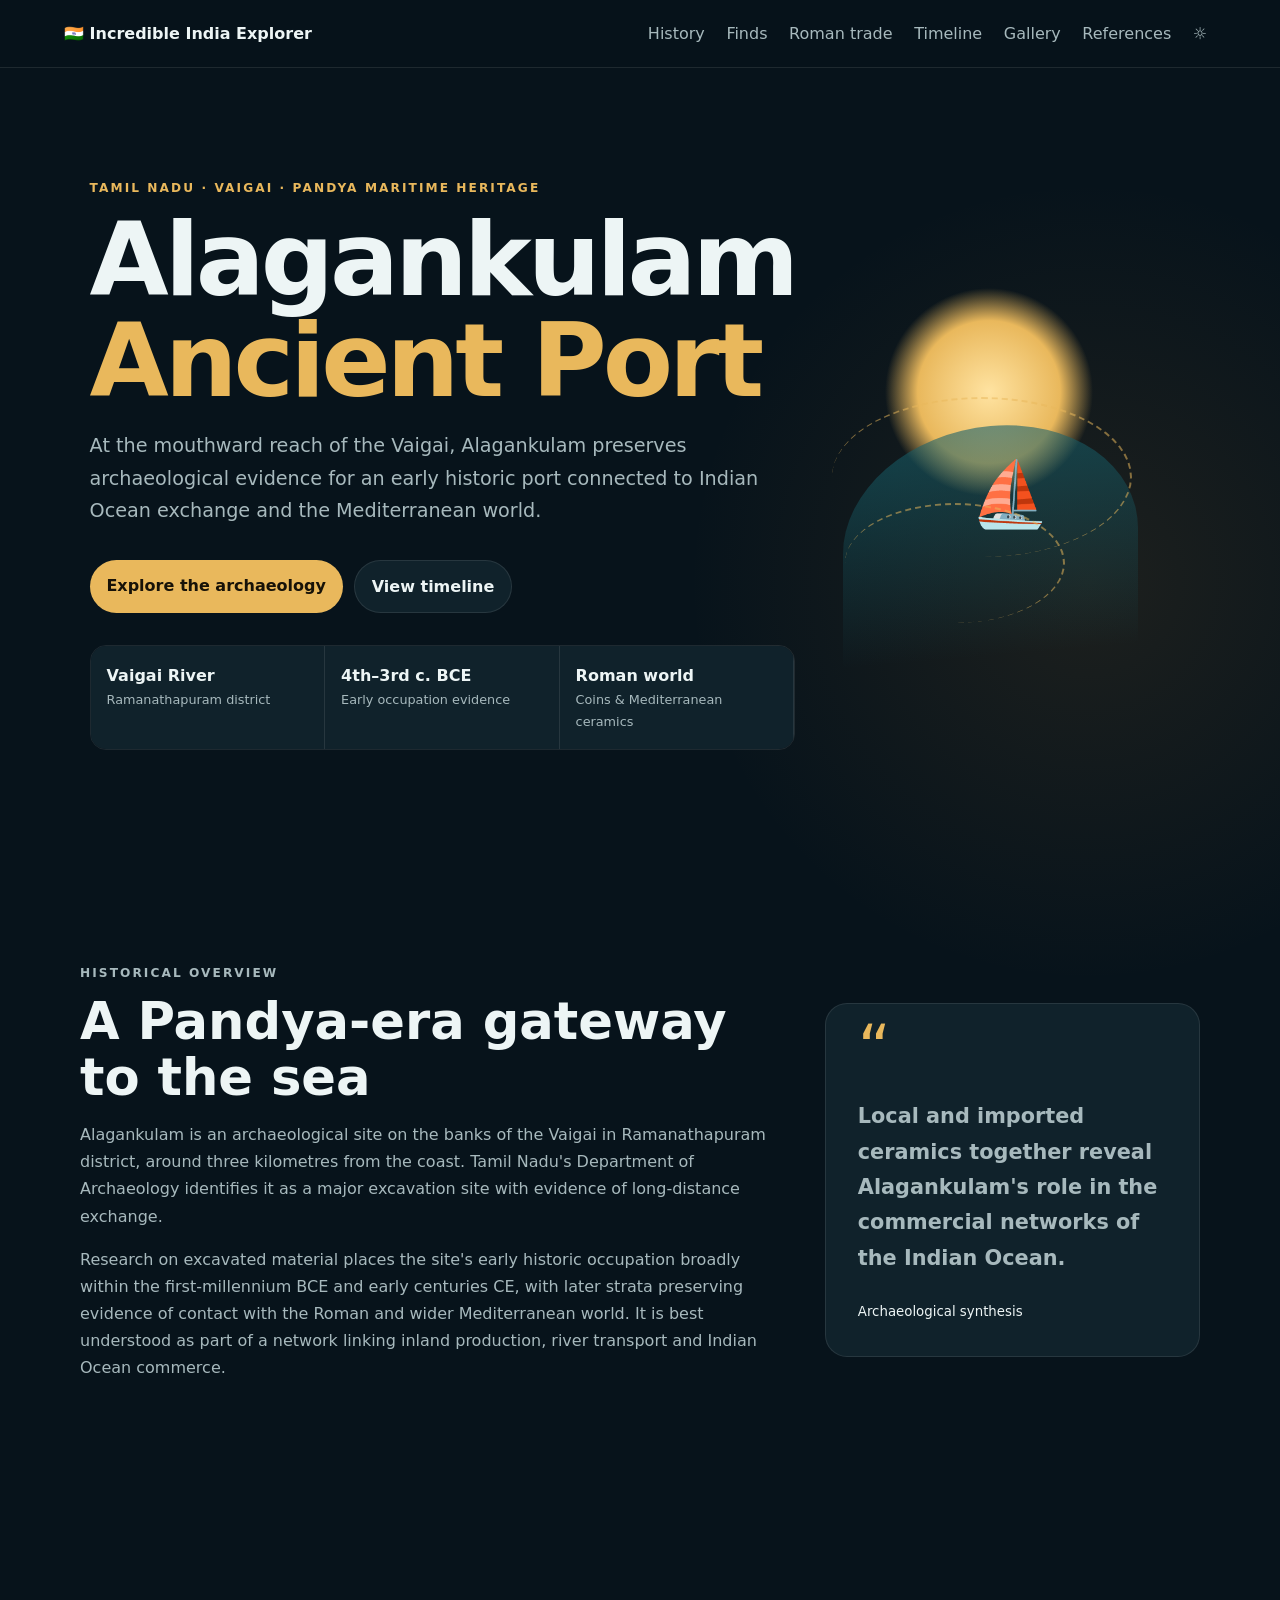
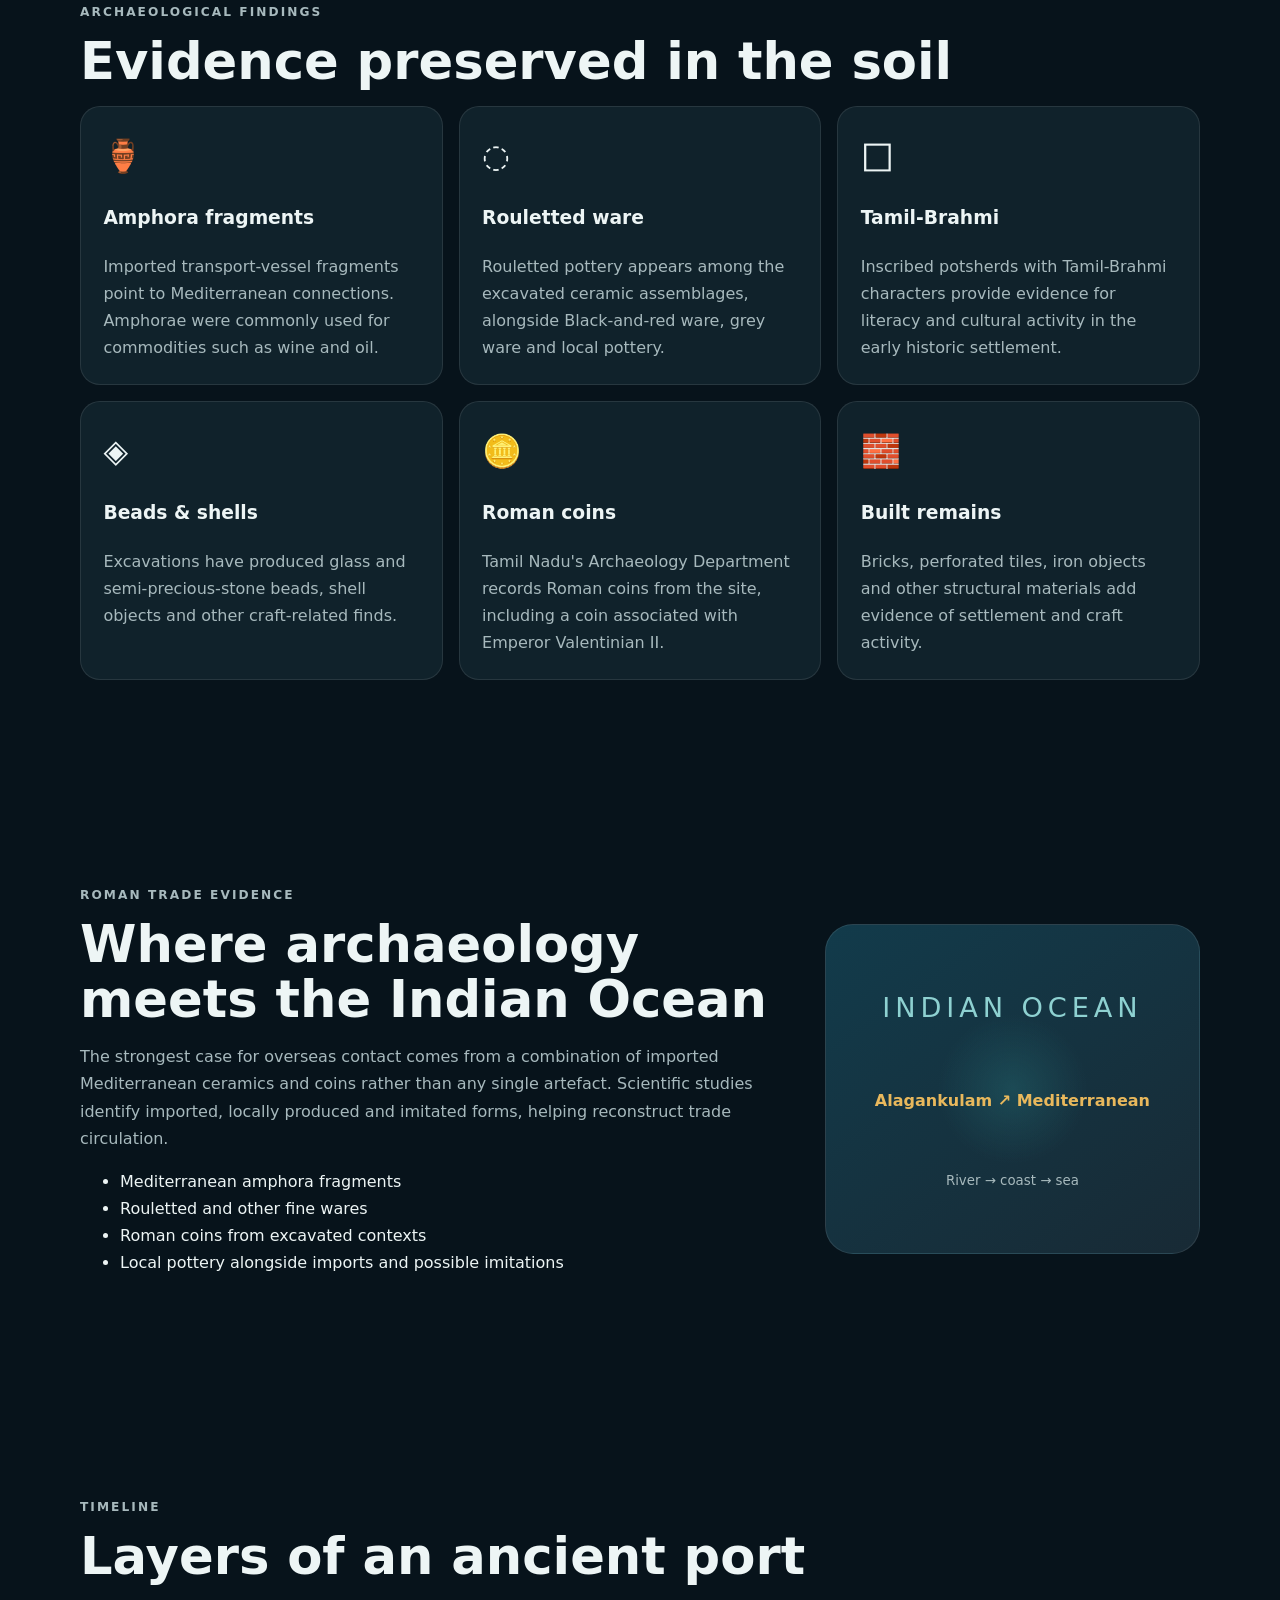
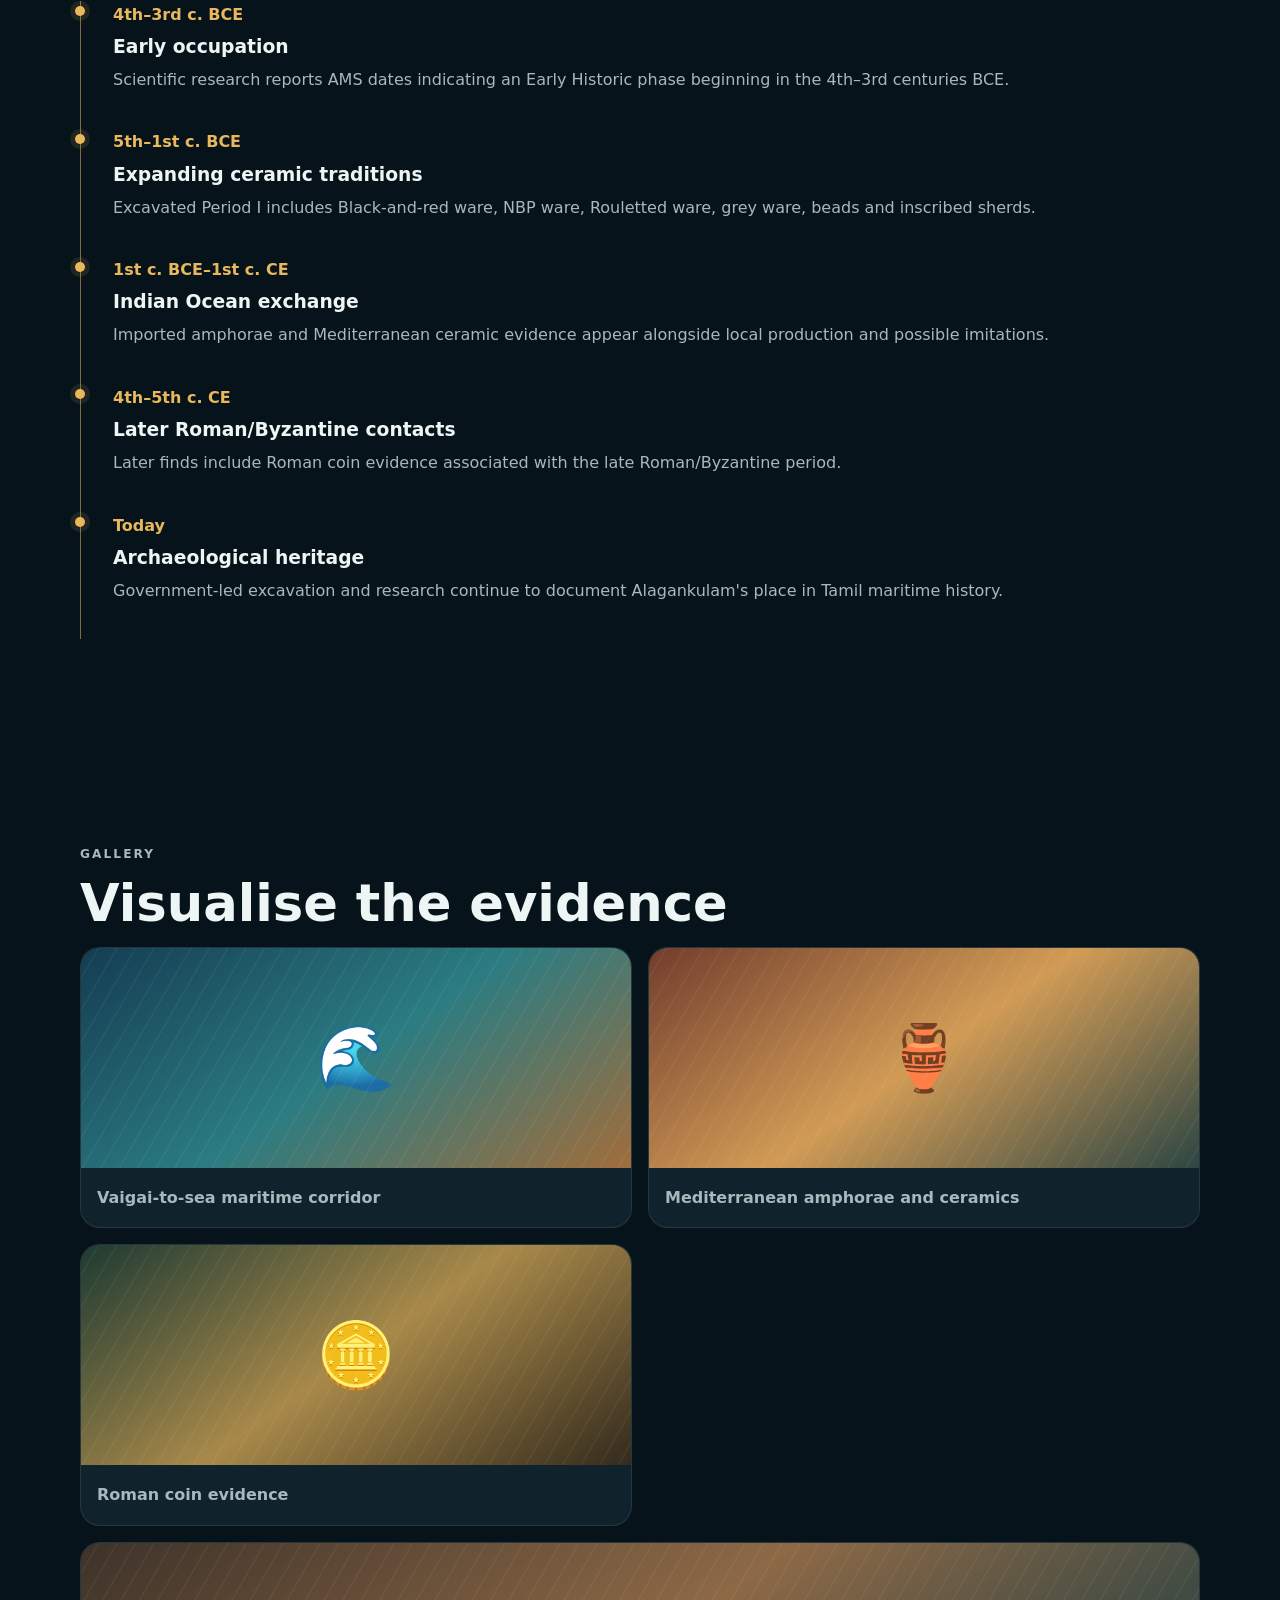
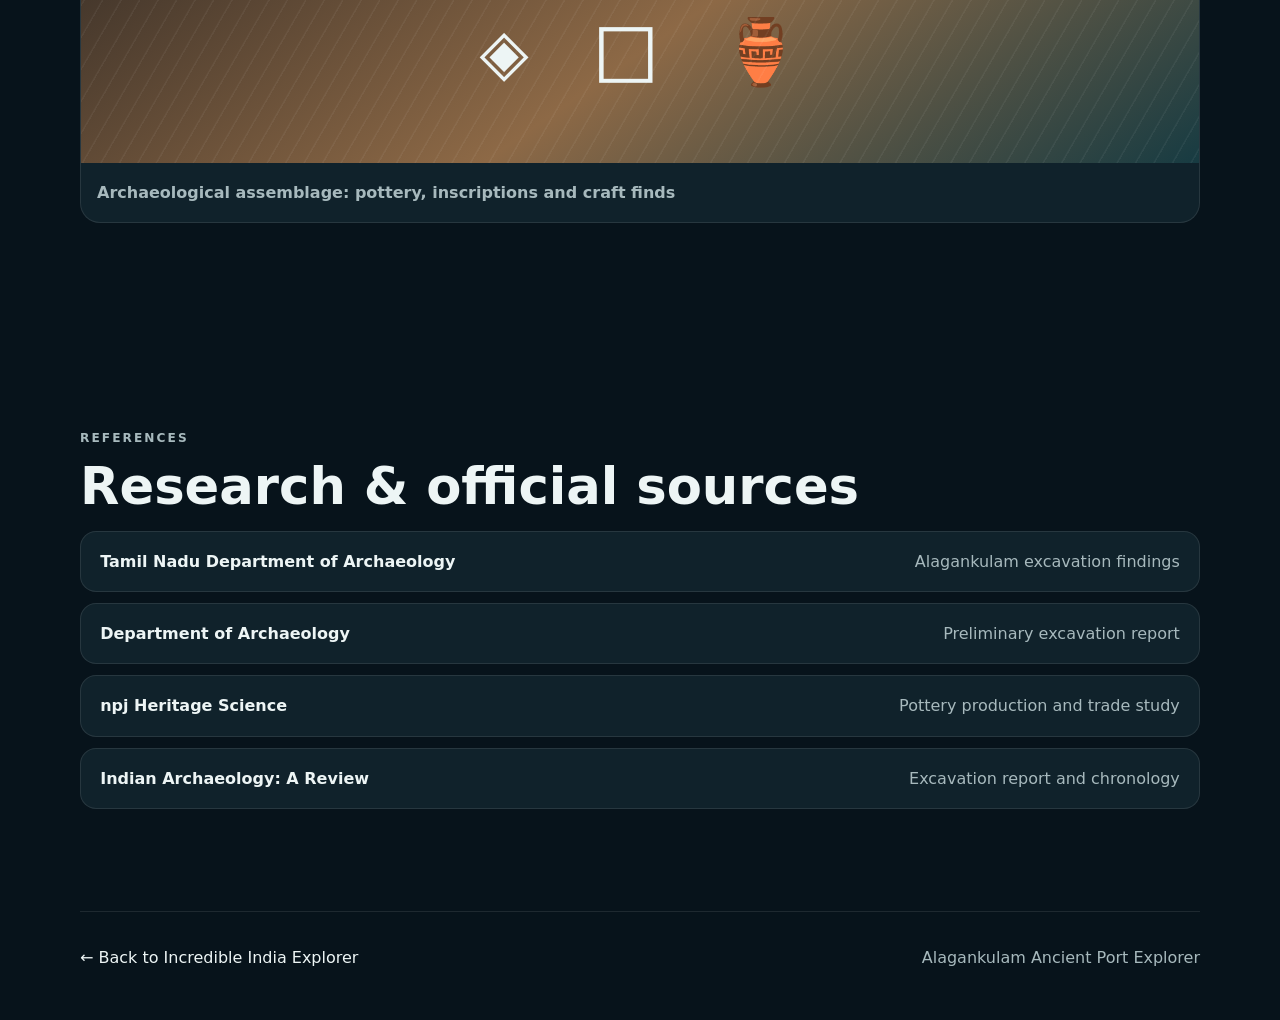
<file: frontend/alagankulam-ancient-port-explorer/index.html>
<!doctype html>
<html lang="en">
    <head>
        <meta charset="utf-8" />
        <meta name="viewport" content="width=device-width,initial-scale=1" />
        <meta
            name="description"
            content="Explore Alagankulam, an ancient port on the Vaigai with archaeological evidence of Mediterranean and Roman connections."
        />
        <title>Alagankulam Ancient Port Explorer | Incredible India Explorer</title>
        <link rel="stylesheet" href="style.css" />
    </head>
    <body>
        <header>
            <a class="brand" href="../../index.html">🇮🇳 Incredible India Explorer</a>
            <nav>
                <a href="#history">History</a><a href="#finds">Finds</a><a href="#trade">Roman trade</a
                ><a href="#timeline">Timeline</a><a href="#gallery">Gallery</a><a href="#references">References</a
                ><button id="theme" type="button">☼</button>
            </nav>
        </header>
        <main>
            <section class="hero">
                <div>
                    <p class="eyebrow">TAMIL NADU · VAIGAI · PANDYA MARITIME HERITAGE</p>
                    <h1>Alagankulam <em>Ancient Port</em></h1>
                    <p class="lead">
                        At the mouthward reach of the Vaigai, Alagankulam preserves archaeological evidence for an early
                        historic port connected to Indian Ocean exchange and the Mediterranean world.
                    </p>
                    <div class="actions">
                        <a class="btn" href="#finds">Explore the archaeology</a
                        ><a class="btn ghost" href="#timeline">View timeline</a>
                    </div>
                    <div class="stats">
                        <div><b>Vaigai River</b><span>Ramanathapuram district</span></div>
                        <div><b>4th–3rd c. BCE</b><span>Early occupation evidence</span></div>
                        <div><b>Roman world</b><span>Coins &amp; Mediterranean ceramics</span></div>
                    </div>
                </div>
                <div class="art" aria-hidden="true">
                    <div class="sun"></div>
                    <div class="water"></div>
                    <div class="ship">⛵</div>
                    <div class="route r1"></div>
                    <div class="route r2"></div>
                </div>
            </section>
            <section class="section split" id="history">
                <div>
                    <p class="eyebrow">HISTORICAL OVERVIEW</p>
                    <h2>A Pandya-era gateway to the sea</h2>
                    <p>
                        Alagankulam is an archaeological site on the banks of the Vaigai in Ramanathapuram district,
                        around three kilometres from the coast. Tamil Nadu's Department of Archaeology identifies it as
                        a major excavation site with evidence of long-distance exchange.
                    </p>
                    <p>
                        Research on excavated material places the site's early historic occupation broadly within the
                        first-millennium BCE and early centuries CE, with later strata preserving evidence of contact
                        with the Roman and wider Mediterranean world. It is best understood as part of a network linking
                        inland production, river transport and Indian Ocean commerce.
                    </p>
                </div>
                <aside class="quote">
                    <span>“</span>
                    <p>
                        Local and imported ceramics together reveal Alagankulam's role in the commercial networks of the
                        Indian Ocean.
                    </p>
                    <small>Archaeological synthesis</small>
                </aside>
            </section>
            <section class="section" id="finds">
                <p class="eyebrow">ARCHAEOLOGICAL FINDINGS</p>
                <h2>Evidence preserved in the soil</h2>
                <div class="cards">
                    <article>
                        <i>🏺</i>
                        <h3>Amphora fragments</h3>
                        <p>
                            Imported transport-vessel fragments point to Mediterranean connections. Amphorae were
                            commonly used for commodities such as wine and oil.
                        </p>
                    </article>
                    <article>
                        <i>◌</i>
                        <h3>Rouletted ware</h3>
                        <p>
                            Rouletted pottery appears among the excavated ceramic assemblages, alongside Black-and-red
                            ware, grey ware and local pottery.
                        </p>
                    </article>
                    <article>
                        <i>𐀀</i>
                        <h3>Tamil-Brahmi</h3>
                        <p>
                            Inscribed potsherds with Tamil-Brahmi characters provide evidence for literacy and cultural
                            activity in the early historic settlement.
                        </p>
                    </article>
                    <article>
                        <i>◈</i>
                        <h3>Beads &amp; shells</h3>
                        <p>
                            Excavations have produced glass and semi-precious-stone beads, shell objects and other
                            craft-related finds.
                        </p>
                    </article>
                    <article>
                        <i>🪙</i>
                        <h3>Roman coins</h3>
                        <p>
                            Tamil Nadu's Archaeology Department records Roman coins from the site, including a coin
                            associated with Emperor Valentinian II.
                        </p>
                    </article>
                    <article>
                        <i>🧱</i>
                        <h3>Built remains</h3>
                        <p>
                            Bricks, perforated tiles, iron objects and other structural materials add evidence of
                            settlement and craft activity.
                        </p>
                    </article>
                </div>
            </section>
            <section class="section trade" id="trade">
                <div>
                    <p class="eyebrow">ROMAN TRADE EVIDENCE</p>
                    <h2>Where archaeology meets the Indian Ocean</h2>
                    <p>
                        The strongest case for overseas contact comes from a combination of imported Mediterranean
                        ceramics and coins rather than any single artefact. Scientific studies identify imported,
                        locally produced and imitated forms, helping reconstruct trade circulation.
                    </p>
                    <ul>
                        <li>Mediterranean amphora fragments</li>
                        <li>Rouletted and other fine wares</li>
                        <li>Roman coins from excavated contexts</li>
                        <li>Local pottery alongside imports and possible imitations</li>
                    </ul>
                </div>
                <div class="trade-map">
                    <div>INDIAN OCEAN</div>
                    <span>Alagankulam ↗ Mediterranean</span><small>River → coast → sea</small>
                </div>
            </section>
            <section class="section" id="timeline">
                <p class="eyebrow">TIMELINE</p>
                <h2>Layers of an ancient port</h2>
                <div class="timeline">
                    <div>
                        <b>4th–3rd c. BCE</b>
                        <h3>Early occupation</h3>
                        <p>
                            Scientific research reports AMS dates indicating an Early Historic phase beginning in the
                            4th–3rd centuries BCE.
                        </p>
                    </div>
                    <div>
                        <b>5th–1st c. BCE</b>
                        <h3>Expanding ceramic traditions</h3>
                        <p>
                            Excavated Period I includes Black-and-red ware, NBP ware, Rouletted ware, grey ware, beads
                            and inscribed sherds.
                        </p>
                    </div>
                    <div>
                        <b>1st c. BCE–1st c. CE</b>
                        <h3>Indian Ocean exchange</h3>
                        <p>
                            Imported amphorae and Mediterranean ceramic evidence appear alongside local production and
                            possible imitations.
                        </p>
                    </div>
                    <div>
                        <b>4th–5th c. CE</b>
                        <h3>Later Roman/Byzantine contacts</h3>
                        <p>Later finds include Roman coin evidence associated with the late Roman/Byzantine period.</p>
                    </div>
                    <div>
                        <b>Today</b>
                        <h3>Archaeological heritage</h3>
                        <p>
                            Government-led excavation and research continue to document Alagankulam's place in Tamil
                            maritime history.
                        </p>
                    </div>
                </div>
            </section>
            <section class="section" id="gallery">
                <p class="eyebrow">GALLERY</p>
                <h2>Visualise the evidence</h2>
                <div class="gallery">
                    <figure>
                        <div class="v sea">🌊</div>
                        <figcaption>Vaigai-to-sea maritime corridor</figcaption>
                    </figure>
                    <figure>
                        <div class="v pottery">🏺</div>
                        <figcaption>Mediterranean amphorae and ceramics</figcaption>
                    </figure>
                    <figure>
                        <div class="v coin">🪙</div>
                        <figcaption>Roman coin evidence</figcaption>
                    </figure>
                    <figure class="wide">
                        <div class="v archaeology">◈　𐀀　🏺</div>
                        <figcaption>Archaeological assemblage: pottery, inscriptions and craft finds</figcaption>
                    </figure>
                </div>
            </section>
            <section class="section" id="references">
                <p class="eyebrow">REFERENCES</p>
                <h2>Research &amp; official sources</h2>
                <div class="refs">
                    <a href="https://www.tnarch.gov.in/alagankulam" target="_blank" rel="noopener"
                        ><b>Tamil Nadu Department of Archaeology</b><span>Alagankulam excavation findings</span></a
                    ><a
                        href="https://www.tnarch.gov.in/Library%20BOOk%20PDF/alagankulam%20%20a%20primliminary%20report.pdf"
                        target="_blank"
                        rel="noopener"
                        ><b>Department of Archaeology</b><span>Preliminary excavation report</span></a
                    ><a href="https://www.nature.com/articles/s40494-020-00402-2" target="_blank" rel="noopener"
                        ><b>npj Heritage Science</b><span>Pottery production and trade study</span></a
                    ><a
                        href="https://nmma.nic.in/nmma/NAS1/nmma_doc/IAR/Indian%20Archaeology%201990-91%20A%20Review.pdf"
                        target="_blank"
                        rel="noopener"
                        ><b>Indian Archaeology: A Review</b><span>Excavation report and chronology</span></a
                    >
                </div>
            </section>
        </main>
        <footer>
            <a href="../../index.html">← Back to Incredible India Explorer</a
            ><span>Alagankulam Ancient Port Explorer</span>
        </footer>
        <script src="script.js"></script>
    </body>
</html>
</file>
<file: frontend/alagankulam-ancient-port-explorer/style.css>
:root {
    --bg: #07131b;
    --panel: #10222b;
    --text: #edf5f5;
    --muted: #a7b9bd;
    --gold: #e9b85c;
    --line: #ffffff18;
}
* {
    box-sizing: border-box;
}
html {
    scroll-behavior: smooth;
}
body {
    margin: 0;
    background: radial-gradient(circle at 85% 10%, #b77a3020, transparent 25rem), var(--bg);
    color: var(--text);
    font-family: Inter, system-ui, sans-serif;
    line-height: 1.7;
}
a {
    color: inherit;
}
header {
    position: sticky;
    top: 0;
    z-index: 10;
    display: flex;
    justify-content: space-between;
    align-items: center;
    padding: 0.85rem clamp(1rem, 5vw, 5rem);
    background: #07131bcc;
    backdrop-filter: blur(16px);
    border-bottom: 1px solid var(--line);
}
.brand {
    font-weight: 800;
    text-decoration: none;
}
nav {
    display: flex;
    gap: 0.25rem;
    align-items: center;
}
nav a,
nav button {
    background: none;
    border: 0;
    color: var(--muted);
    text-decoration: none;
    padding: 0.4rem 0.55rem;
    border-radius: 8px;
    cursor: pointer;
    font: inherit;
}
nav a:hover,
nav button:hover {
    background: var(--line);
    color: var(--text);
}
.hero {
    min-height: 88vh;
    padding: clamp(4rem, 8vw, 8rem) clamp(1.25rem, 7vw, 7rem);
    display: grid;
    grid-template-columns: 1.15fr 0.85fr;
    align-items: center;
    gap: 3rem;
    overflow: hidden;
}
.eyebrow {
    color: var(--gold);
    font-size: 0.76rem;
    font-weight: 900;
    letter-spacing: 0.17em;
    margin: 0 0 0.7rem;
}
.hero h1 {
    font-size: clamp(3.3rem, 8vw, 7rem);
    line-height: 0.98;
    margin: 0;
    letter-spacing: -0.04em;
}
.hero h1 em {
    font-style: normal;
    color: var(--gold);
}
.lead {
    font-size: clamp(1rem, 1.5vw, 1.2rem);
    color: var(--muted);
    max-width: 720px;
}
.actions {
    display: flex;
    gap: 0.7rem;
    flex-wrap: wrap;
    margin: 2rem 0;
}
.btn {
    display: inline-block;
    padding: 0.75rem 1.05rem;
    border-radius: 999px;
    text-decoration: none;
    background: var(--gold);
    color: #171208;
    font-weight: 800;
}
.btn.ghost {
    background: var(--panel);
    color: var(--text);
    border: 1px solid var(--line);
}
.stats {
    display: grid;
    grid-template-columns: repeat(3, 1fr);
    max-width: 750px;
    border: 1px solid var(--line);
    border-radius: 16px;
    overflow: hidden;
}
.stats div {
    padding: 1rem;
    background: var(--panel);
    border-right: 1px solid var(--line);
}
.stats b,
.stats span {
    display: block;
}
.stats span {
    color: var(--muted);
    font-size: 0.8rem;
}
.art {
    min-height: 480px;
    position: relative;
}
.sun {
    position: absolute;
    width: 210px;
    height: 210px;
    right: 15%;
    top: 13%;
    border-radius: 50%;
    background: radial-gradient(circle, #ffe3a1, #e9b85c 48%, transparent 70%);
}
.water {
    position: absolute;
    left: 0;
    right: 0;
    bottom: 10%;
    height: 48%;
    border-radius: 50% 50% 0 0;
    background: linear-gradient(#17606b99, transparent);
    transform: skewY(-5deg);
}
.ship {
    position: absolute;
    right: 30%;
    top: 45%;
    font-size: 4rem;
}
.route {
    position: absolute;
    border: 2px dashed #e9b85c88;
    border-left: 0;
    border-bottom: 0;
    border-radius: 50%;
}
.r1 {
    width: 300px;
    height: 160px;
    right: 2%;
    top: 36%;
}
.r2 {
    width: 220px;
    height: 120px;
    right: 25%;
    top: 58%;
}
.section {
    width: min(1120px, calc(100% - 2rem));
    margin: auto;
    padding: clamp(4rem, 8vw, 7rem) 0;
}
.split,
.trade {
    display: grid;
    grid-template-columns: 1.3fr 0.7fr;
    gap: 3rem;
    align-items: center;
}
.section h2 {
    font-size: clamp(2rem, 4vw, 3.5rem);
    line-height: 1.08;
    margin: 0 0 1rem;
}
.section p {
    color: var(--muted);
}
.quote {
    padding: 2rem;
    background: var(--panel);
    border: 1px solid var(--line);
    border-radius: 22px;
}
.quote span {
    font-size: 4rem;
    color: var(--gold);
    line-height: 0.4;
}
.quote p {
    font-size: 1.3rem;
    font-weight: 700;
}
.cards {
    display: grid;
    grid-template-columns: repeat(3, 1fr);
    gap: 1rem;
}
.cards article {
    padding: 1.4rem;
    background: var(--panel);
    border: 1px solid var(--line);
    border-radius: 20px;
}
.cards i {
    font-style: normal;
    font-size: 2rem;
}
.cards p {
    margin-bottom: 0;
}
.trade-map {
    min-height: 330px;
    border-radius: 28px;
    border: 1px solid var(--line);
    background:
        radial-gradient(circle at 50% 50%, #2e8b8f44, transparent 30%), linear-gradient(145deg, #123b4b, #182a35);
    display: grid;
    place-items: center;
    text-align: center;
    padding: 2rem;
}
.trade-map div {
    font-size: 1.7rem;
    letter-spacing: 0.18em;
    color: #8ed1d1;
}
.trade-map span {
    color: var(--gold);
    font-weight: 800;
}
.trade-map small {
    color: var(--muted);
}
.timeline {
    border-left: 1px solid #e9b85c88;
    padding-left: 2rem;
}
.timeline > div {
    position: relative;
    padding: 0 0 2.2rem;
}
.timeline > div:before {
    content: '';
    position: absolute;
    left: -2.38rem;
    top: 0.35rem;
    width: 10px;
    height: 10px;
    border-radius: 50%;
    background: var(--gold);
    box-shadow: 0 0 0 5px #e9b85c1c;
}
.timeline b {
    color: var(--gold);
}
.timeline h3 {
    margin: 0.2rem 0;
}
.timeline p {
    margin: 0;
}
.gallery {
    display: grid;
    grid-template-columns: 1fr 1fr;
    gap: 1rem;
}
.gallery figure {
    margin: 0;
    border: 1px solid var(--line);
    border-radius: 20px;
    overflow: hidden;
    background: var(--panel);
}
.gallery .wide {
    grid-column: span 2;
}
.v {
    min-height: 220px;
    display: grid;
    place-items: center;
    font-size: 4rem;
    background: linear-gradient(145deg, #143c52, #2b7c82, #a16d3b);
    position: relative;
}
.v:after {
    content: '';
    position: absolute;
    inset: 0;
    background: repeating-linear-gradient(120deg, transparent 0 14px, #ffffff0d 15px 16px);
}
.pottery {
    background: linear-gradient(145deg, #713d2d, #d19b55, #2d4643);
}
.coin {
    background: linear-gradient(145deg, #1d3a32, #a88949, #342b1d);
}
.archaeology {
    background: linear-gradient(145deg, #3d3229, #8d6946, #173b42);
}
figcaption {
    padding: 1rem;
    color: var(--muted);
    font-weight: 700;
}
.refs {
    display: grid;
    gap: 0.7rem;
}
.refs a {
    display: flex;
    justify-content: space-between;
    gap: 1rem;
    padding: 1rem 1.2rem;
    background: var(--panel);
    border: 1px solid var(--line);
    border-radius: 16px;
    text-decoration: none;
}
.refs span {
    color: var(--muted);
    text-align: right;
}
footer {
    width: min(1120px, calc(100% - 2rem));
    margin: auto;
    border-top: 1px solid var(--line);
    padding: 2rem 0 3rem;
    display: flex;
    justify-content: space-between;
    color: var(--muted);
}
footer a {
    color: var(--text);
    text-decoration: none;
}
@media (max-width: 800px) {
    nav {
        display: none;
    }
    .hero {
        grid-template-columns: 1fr;
    }
    .art {
        min-height: 280px;
    }
    .stats,
    .cards {
        grid-template-columns: 1fr;
    }
    .split,
    .trade {
        grid-template-columns: 1fr;
    }
    .gallery {
        grid-template-columns: 1fr;
    }
    .gallery .wide {
        grid-column: auto;
    }
    .refs a,
    footer {
        flex-direction: column;
        align-items: flex-start;
    }
    .refs span {
        text-align: left;
    }
}
</file>
